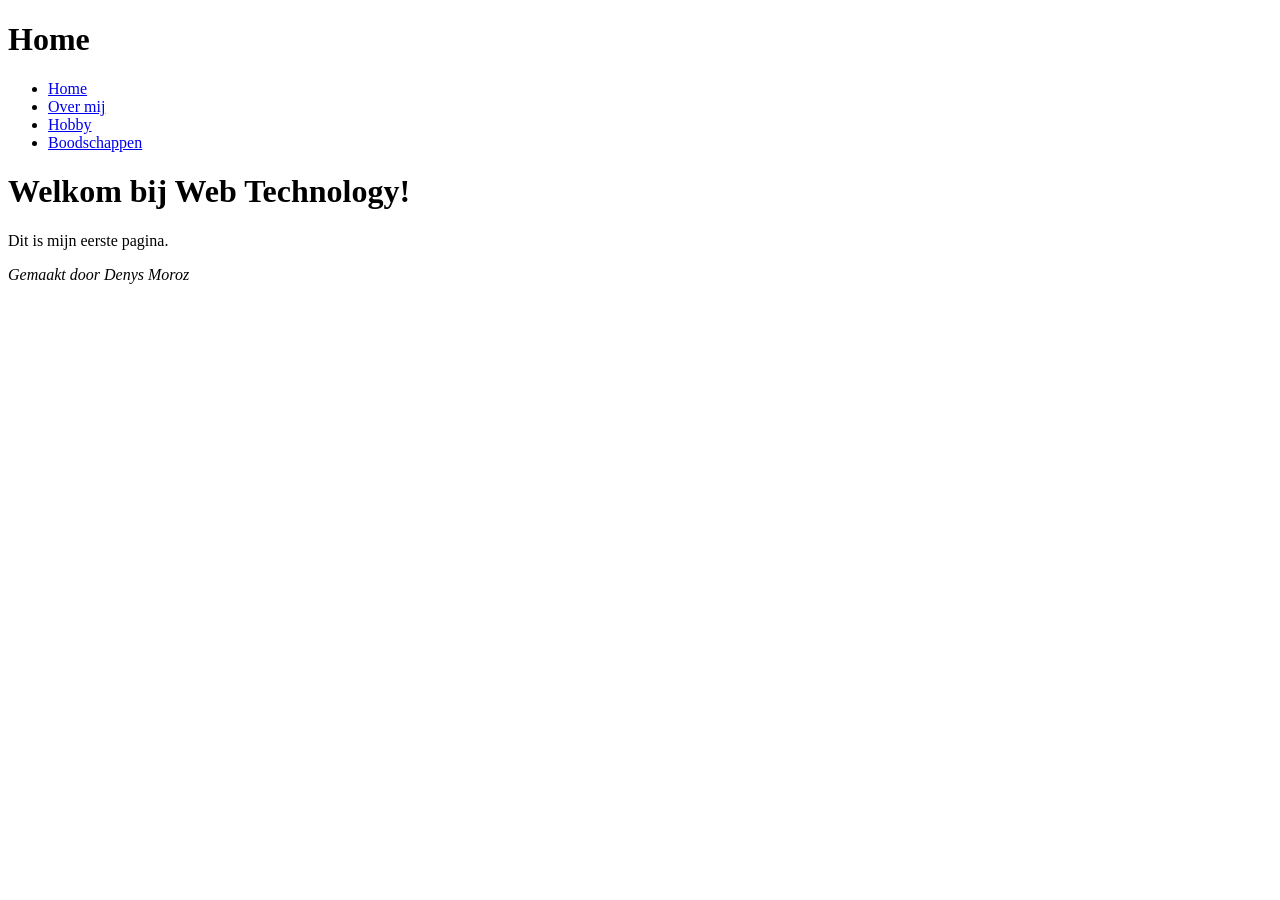
<file: labo-01/index.html>
<!DOCTYPE html>
<html lang="nl">
<head>
    <meta charset="UTF-8">
    <meta name="viewport" content="width=device-width, initial-scale=1.0">
    <title>Mijn eerste pagina</title>
</head>
<body>
    <header>
        <h1>Home</h1>
        <nav>
            <ul><li><a href="index.html">Home</a></li>
                <li><a href="over-mij.html">Over mij</a></li>
                <li><a href="hobby.html">Hobby</a></li>
                <li><a href="boodschappen.html">Boodschappen</a></li>
                
            </ul>
        </nav>
    </header>
    <h1>Welkom bij Web Technology!</h1>
    <p>Dit is mijn eerste pagina.</p>
    <footer>
        <p><em>Gemaakt door Denys Moroz</em></p>
       
    </footer>
        

    
</body>
</html>
</file>
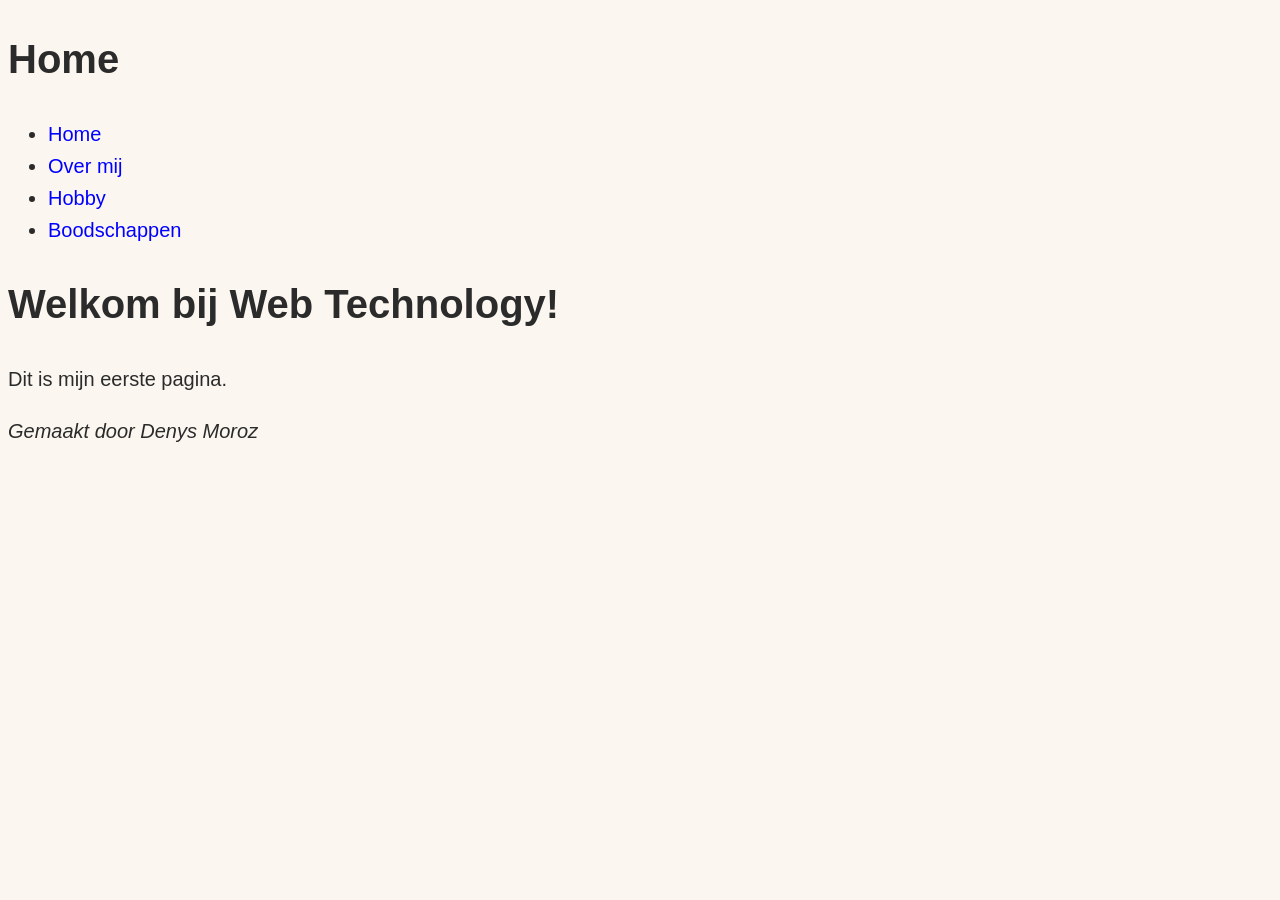
<file: site/index.html>
<!DOCTYPE html>
<html lang="nl">
<head>
    <meta charset="UTF-8">
    <meta name="viewport" content="width=device-width, initial-scale=1.0">
    <title>Mijn eerste pagina</title>
</head>
<link rel="stylesheet" href="css/stijl.css">
<body>
    <header>
        <h1>Home</h1>
        <nav>
            <ul><li><a href="index.html">Home</a></li>
                <li><a href="over-mij.html">Over mij</a></li>
                <li><a href="hobby.html">Hobby</a></li>
                <li><a href="boodschappen.html">Boodschappen</a></li>
                
            </ul>
        </nav>
    </header>
    <h1>Welkom bij Web Technology!</h1>
    <p>Dit is mijn eerste pagina.</p>
    <footer>
        <p><em>Gemaakt door Denys Moroz</em></p>
       
    </footer>
        

    
</body>
</html>
</file>
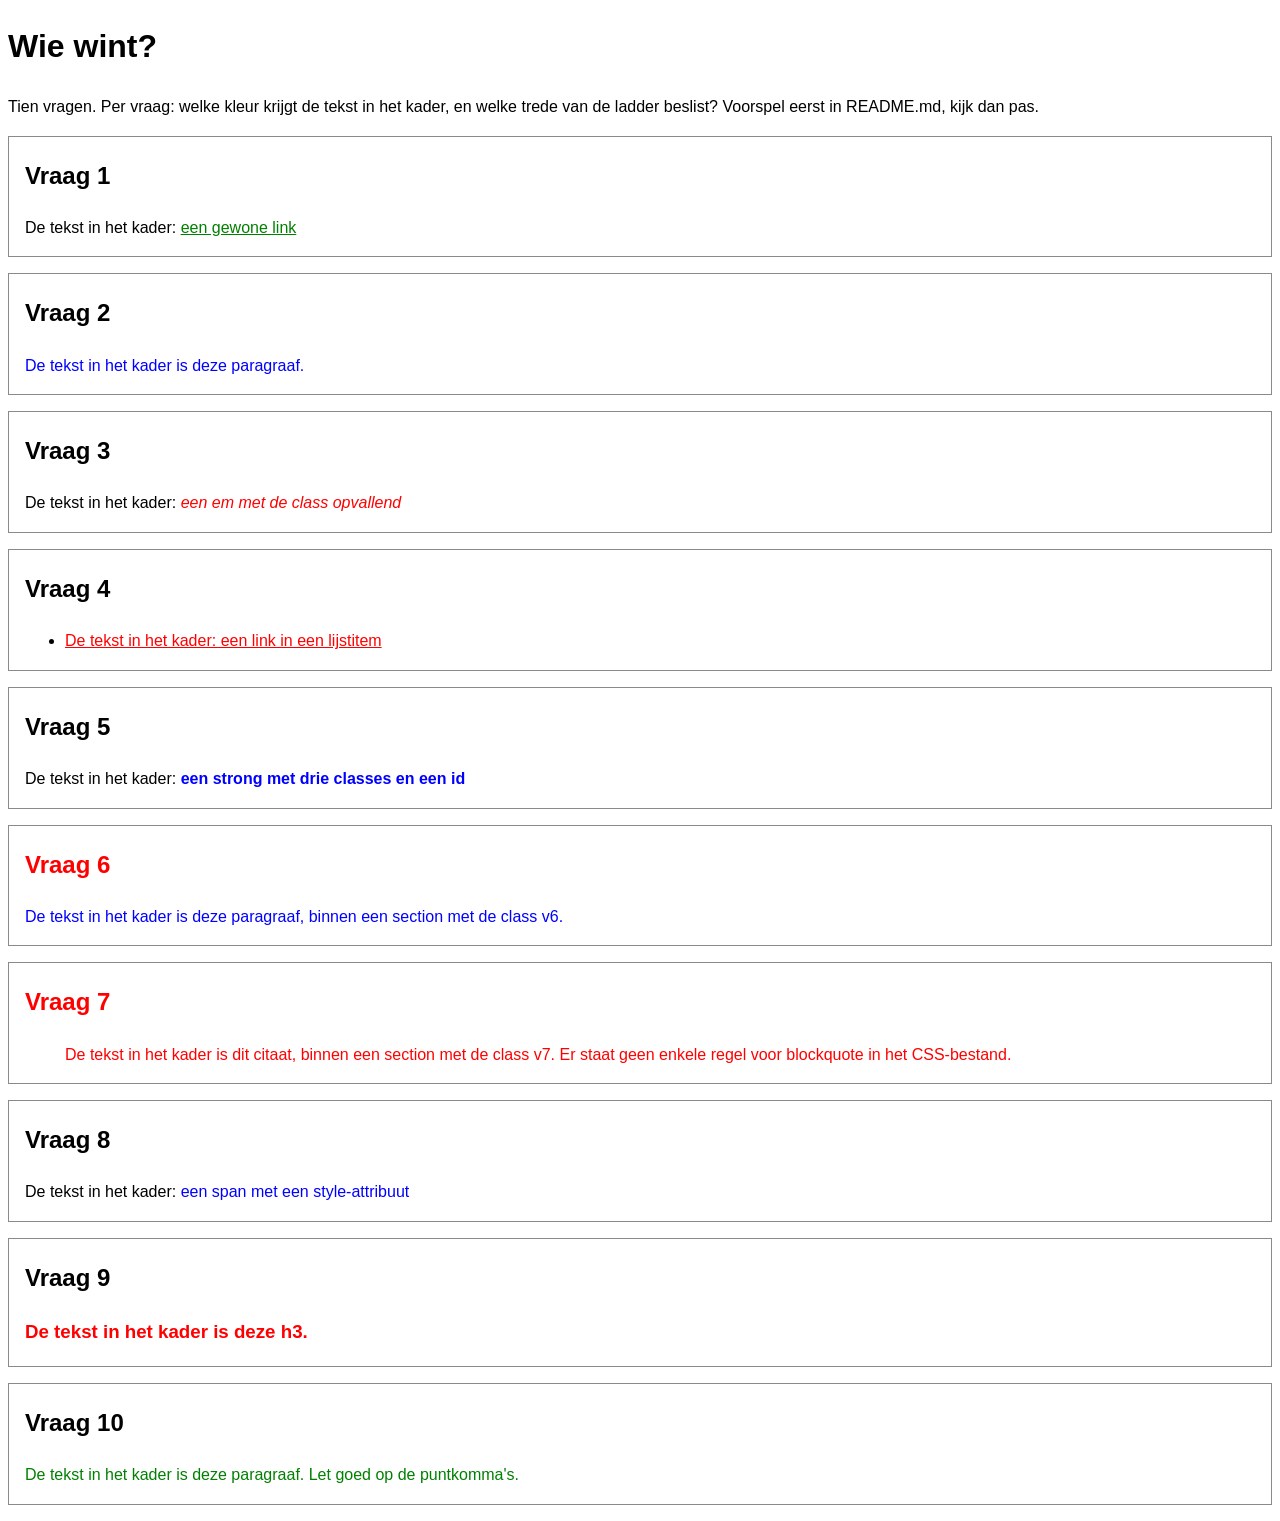
<file: labo-02/cascade/index.html>
<!-- index.html - oefening 3: voorspel, dan kijk. Wijzig dit bestand niet. -->
<!doctype html>
<html lang="nl">
  <head>
    <meta charset="utf-8">
    <meta name="viewport" content="width=device-width, initial-scale=1">
    <title>Wie wint? Tien vragen over de cascade</title>
    <link rel="stylesheet" href="css/stijl.css">
  </head>
  <body>
    <h1>Wie wint?</h1>
    <p>Tien vragen. Per vraag: welke kleur krijgt de tekst in het kader, en welke trede van de ladder beslist? Voorspel eerst in README.md, kijk dan pas.</p>

    <section class="vraag v1">
      <h2>Vraag 1</h2>
      <p>De tekst in het kader: <a href="#">een gewone link</a></p>
    </section>

    <section class="vraag v2">
      <h2>Vraag 2</h2>
      <p class="v2-tekst">De tekst in het kader is deze paragraaf.</p>
    </section>

    <section class="vraag v3">
      <h2>Vraag 3</h2>
      <p>De tekst in het kader: <em class="opvallend">een em met de class opvallend</em></p>
    </section>

    <section class="vraag v4">
      <h2>Vraag 4</h2>
      <ul>
        <li><a href="#">De tekst in het kader: een link in een lijstitem</a></li>
      </ul>
    </section>

    <section class="vraag v5">
      <h2>Vraag 5</h2>
      <p>De tekst in het kader: <strong class="een twee drie" id="v5-tekst">een strong met drie classes en een id</strong></p>
    </section>

    <section class="vraag v6">
      <h2>Vraag 6</h2>
      <p class="v6-tekst">De tekst in het kader is deze paragraaf, binnen een section met de class v6.</p>
    </section>

    <section class="vraag v7">
      <h2>Vraag 7</h2>
      <blockquote>De tekst in het kader is dit citaat, binnen een section met de class v7. Er staat geen enkele regel voor blockquote in het CSS-bestand.</blockquote>
    </section>

    <section class="vraag v8">
      <h2>Vraag 8</h2>
      <p>De tekst in het kader: <span class="v8-tekst" style="color: blue">een span met een style-attribuut</span></p>
    </section>

    <section class="vraag v9">
      <h2>Vraag 9</h2>
      <h3 class="v9-tekst">De tekst in het kader is deze h3.</h3>
    </section>

    <section class="vraag v10">
      <h2>Vraag 10</h2>
      <p class="v10-tekst">De tekst in het kader is deze paragraaf. Let goed op de puntkomma's.</p>
    </section>
  </body>
</html>
</file>
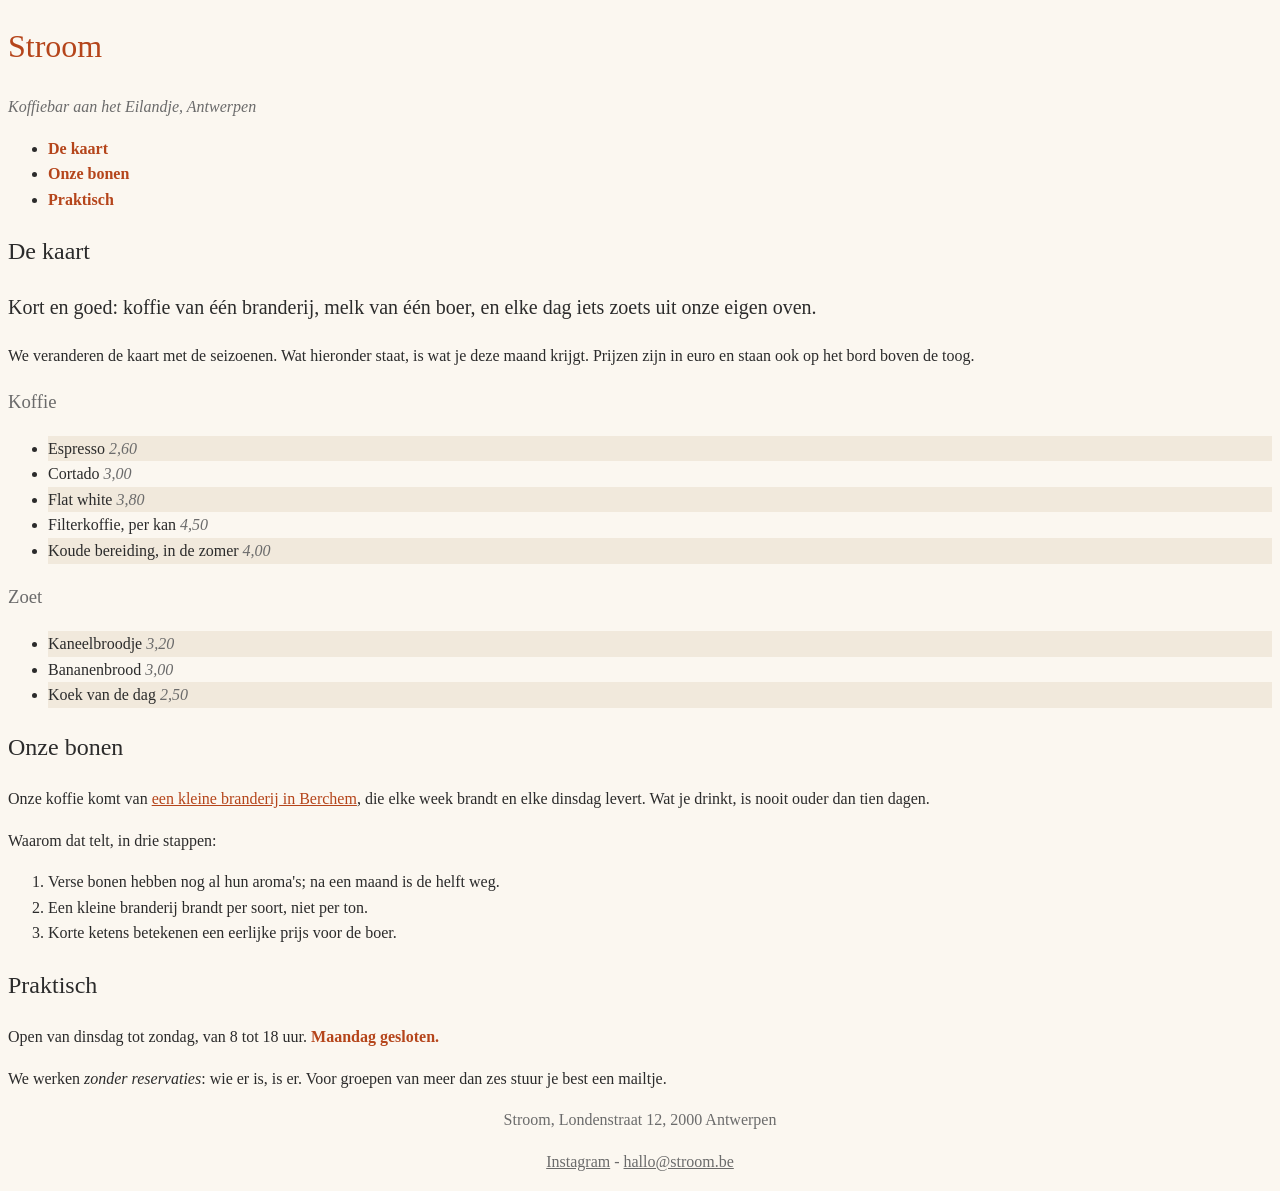
<file: labo-02/nabouw/index.html>
<!-- index.html - nabouw labo 2. Dit bestand mag je NIET wijzigen: geen class erbij, geen element verplaatst, geen style-attribuut. Jij schrijft css/stijl.css. -->
<!--
  Wat het screenshot niet kan tonen (hover en focus):
  - links in de navigatie: accentkleur, vet, geen onderstreping;
    bij hover en focus: inktkleur en onderstreept
  - links in main: accentkleur, onderstreept;
    bij hover en focus: papierkleur op een achtergrond in de accentkleur
  - links in de footer: gedempte kleur; bij hover en focus: accentkleur
-->
<!doctype html>
<html lang="nl">
  <head>
    <meta charset="utf-8">
    <meta name="viewport" content="width=device-width, initial-scale=1">
    <title>Stroom - koffiebar aan het Eilandje</title>
    <link rel="stylesheet" href="css/stijl.css">
  </head>
  <body>
    <header>
      <h1>Stroom</h1>
      <p class="slogan">Koffiebar aan het Eilandje, Antwerpen</p>
      <nav>
        <ul>
          <li><a href="#kaart">De kaart</a></li>
          <li><a href="#bonen">Onze bonen</a></li>
          <li><a href="#praktisch">Praktisch</a></li>
        </ul>
      </nav>
    </header>

    <main>
      <article>
        <h2 id="kaart">De kaart</h2>
        <p class="intro">Kort en goed: koffie van één branderij, melk van één boer, en elke dag iets zoets uit onze eigen oven.</p>
        <p>We veranderen de kaart met de seizoenen. Wat hieronder staat, is wat je deze maand krijgt. Prijzen zijn in euro en staan ook op het bord boven de toog.</p>

        <h3>Koffie</h3>
        <ul class="kaart">
          <li>Espresso <span class="prijs">2,60</span></li>
          <li>Cortado <span class="prijs">3,00</span></li>
          <li>Flat white <span class="prijs">3,80</span></li>
          <li>Filterkoffie, per kan <span class="prijs">4,50</span></li>
          <li>Koude bereiding, in de zomer <span class="prijs">4,00</span></li>
        </ul>

        <h3>Zoet</h3>
        <ul class="kaart">
          <li>Kaneelbroodje <span class="prijs">3,20</span></li>
          <li>Bananenbrood <span class="prijs">3,00</span></li>
          <li>Koek van de dag <span class="prijs">2,50</span></li>
        </ul>

        <h2 id="bonen">Onze bonen</h2>
        <p>Onze koffie komt van <a href="https://www.example.be">een kleine branderij in Berchem</a>, die elke week brandt en elke dinsdag levert. Wat je drinkt, is nooit ouder dan tien dagen.</p>
        <p>Waarom dat telt, in drie stappen:</p>
        <ol>
          <li>Verse bonen hebben nog al hun aroma's; na een maand is de helft weg.</li>
          <li>Een kleine branderij brandt per soort, niet per ton.</li>
          <li>Korte ketens betekenen een eerlijke prijs voor de boer.</li>
        </ol>

        <h2 id="praktisch">Praktisch</h2>
        <p>Open van dinsdag tot zondag, van 8 tot 18 uur. <strong>Maandag gesloten.</strong></p>
        <p>We werken <em>zonder reservaties</em>: wie er is, is er. Voor groepen van meer dan zes stuur je best een mailtje.</p>
      </article>
    </main>

    <footer>
      <p>Stroom, Londenstraat 12, 2000 Antwerpen</p>
      <p><a href="https://www.instagram.com">Instagram</a> - <a href="mailto:hallo@stroom.be">hallo@stroom.be</a></p>
    </footer>
  </body>
</html>
</file>
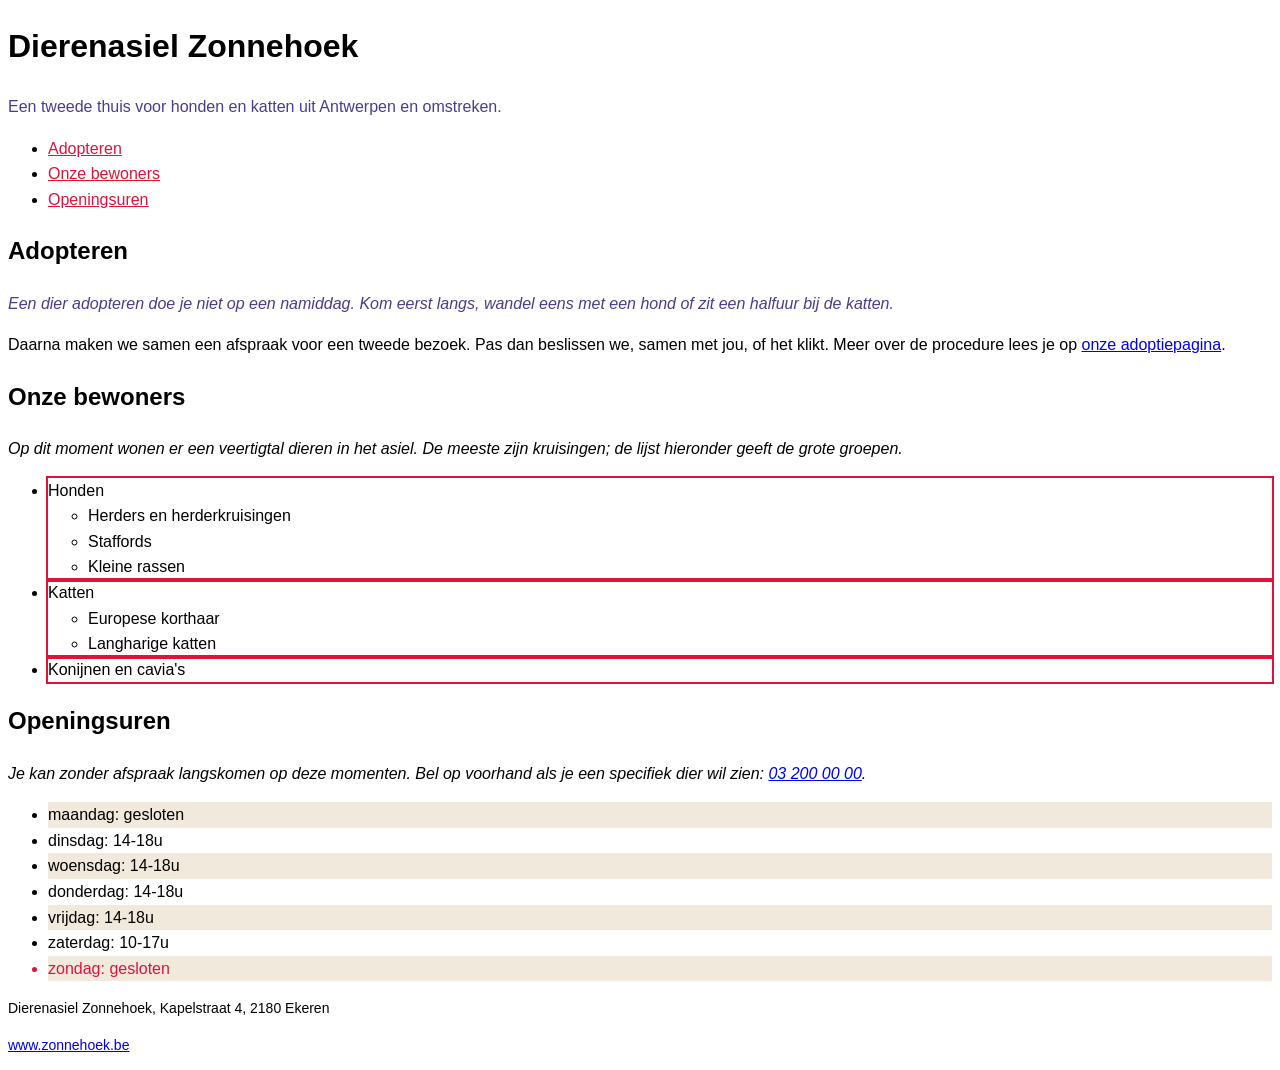
<file: labo-02/selectors/index.html>
<!-- index.html - oefening 2: selectors. Wijzig dit bestand niet; alles wat je nodig hebt, staat erin. -->
<!doctype html>
<html lang="nl">
  <head>
    <meta charset="utf-8">
    <meta name="viewport" content="width=device-width, initial-scale=1">
    <title>Dierenasiel Zonnehoek</title>
    <link rel="stylesheet" href="css/stijl.css">
  </head>
  <body>
    <header>
      <h1>Dierenasiel Zonnehoek</h1>
      <p class="slogan">Een tweede thuis voor honden en katten uit Antwerpen en omstreken.</p>
      <nav>
        <ul>
          <li><a href="#adopteren">Adopteren</a></li>
          <li><a href="#rassen">Onze bewoners</a></li>
          <li><a href="#uren">Openingsuren</a></li>
        </ul>
      </nav>
    </header>

    <main>
      <article>
        <h2 id="adopteren">Adopteren</h2>
        <p class="intro">Een dier adopteren doe je niet op een namiddag. Kom eerst langs, wandel eens met een hond of zit een halfuur bij de katten.</p>
        <p>Daarna maken we samen een afspraak voor een tweede bezoek. Pas dan beslissen we, samen met jou, of het klikt. Meer over de procedure lees je op <a href="https://www.zonnehoek.be/adoptie">onze adoptiepagina</a>.</p>

        <h2 id="rassen">Onze bewoners</h2>
        <p>Op dit moment wonen er een veertigtal dieren in het asiel. De meeste zijn kruisingen; de lijst hieronder geeft de grote groepen.</p>
        <ul class="rassen">
          <li>Honden
            <ul>
              <li>Herders en herderkruisingen</li>
              <li>Staffords</li>
              <li>Kleine rassen</li>
            </ul>
          </li>
          <li>Katten
            <ul>
              <li>Europese korthaar</li>
              <li>Langharige katten</li>
            </ul>
          </li>
          <li>Konijnen en cavia's</li>
        </ul>

        <h2 id="uren">Openingsuren</h2>
        <p>Je kan zonder afspraak langskomen op deze momenten. Bel op voorhand als je een specifiek dier wil zien: <a href="tel:+3232000000">03 200 00 00</a>.</p>
        <ul class="uren">
          <li>maandag: gesloten</li>
          <li>dinsdag: 14-18u</li>
          <li>woensdag: 14-18u</li>
          <li>donderdag: 14-18u</li>
          <li>vrijdag: 14-18u</li>
          <li>zaterdag: 10-17u</li>
          <li>zondag: gesloten</li>
        </ul>
      </article>
    </main>

    <footer>
      <p>Dierenasiel Zonnehoek, Kapelstraat 4, 2180 Ekeren</p>
      <p><a href="https://www.zonnehoek.be">www.zonnehoek.be</a></p>
    </footer>
  </body>
</html>
</file>
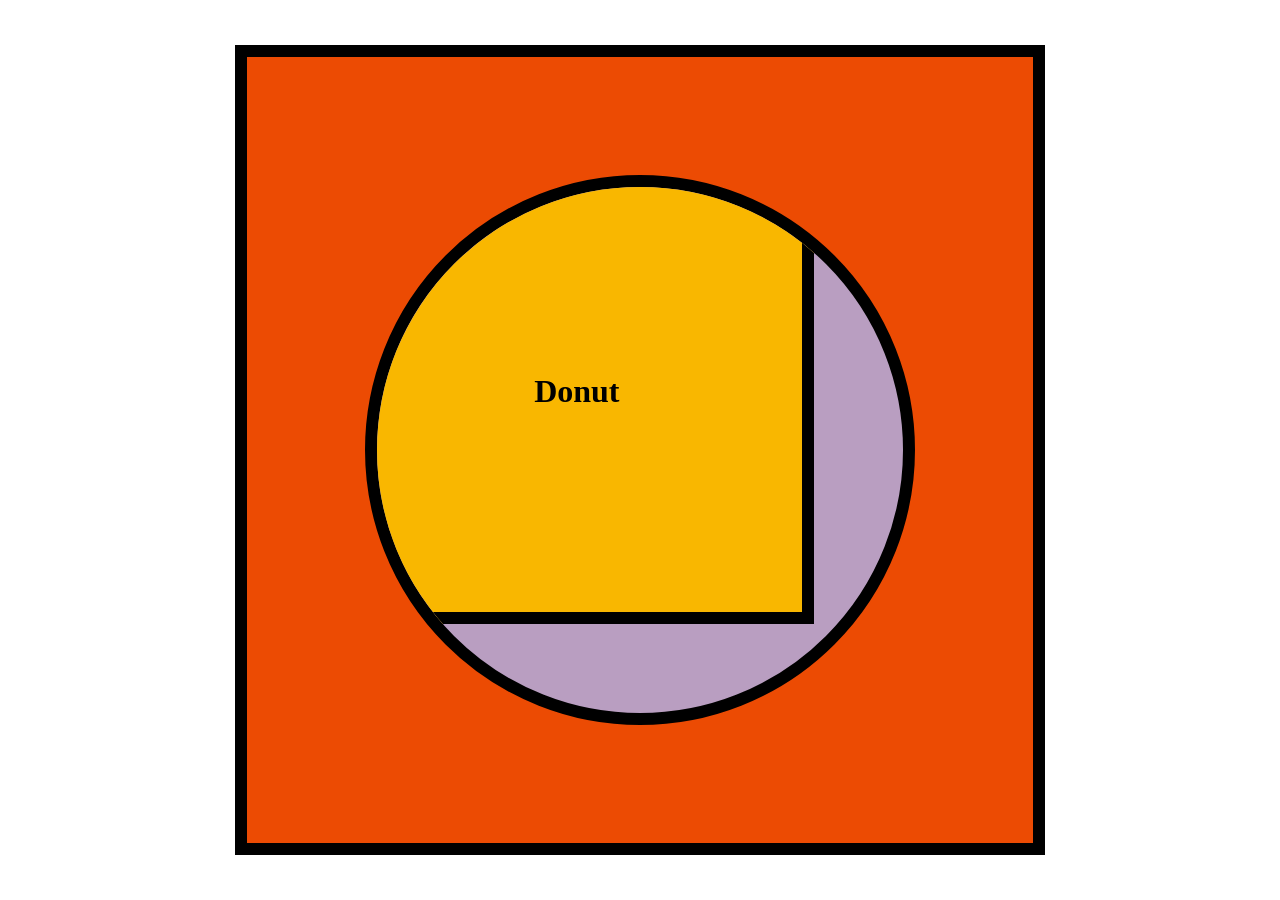
<file: labo-03/donut/index.html>
<!doctype html>
<html lang="en">
<head>
  <meta charset="utf-8">
  <meta name="viewport" content="width=device-width, initial-scale=1">
  <title>Labo 3 - Donut</title>
  <link rel="stylesheet" href="css/reset.css">
  <link rel="stylesheet" href="css/stijl.css">
</head>
<body>
  <!-- Do not change this file. Write your CSS in css/stijl.css. -->
  <main>
    <div>
      <h1>Donut</h1>
    </div>
  </main>
</body>
</html>
</file>
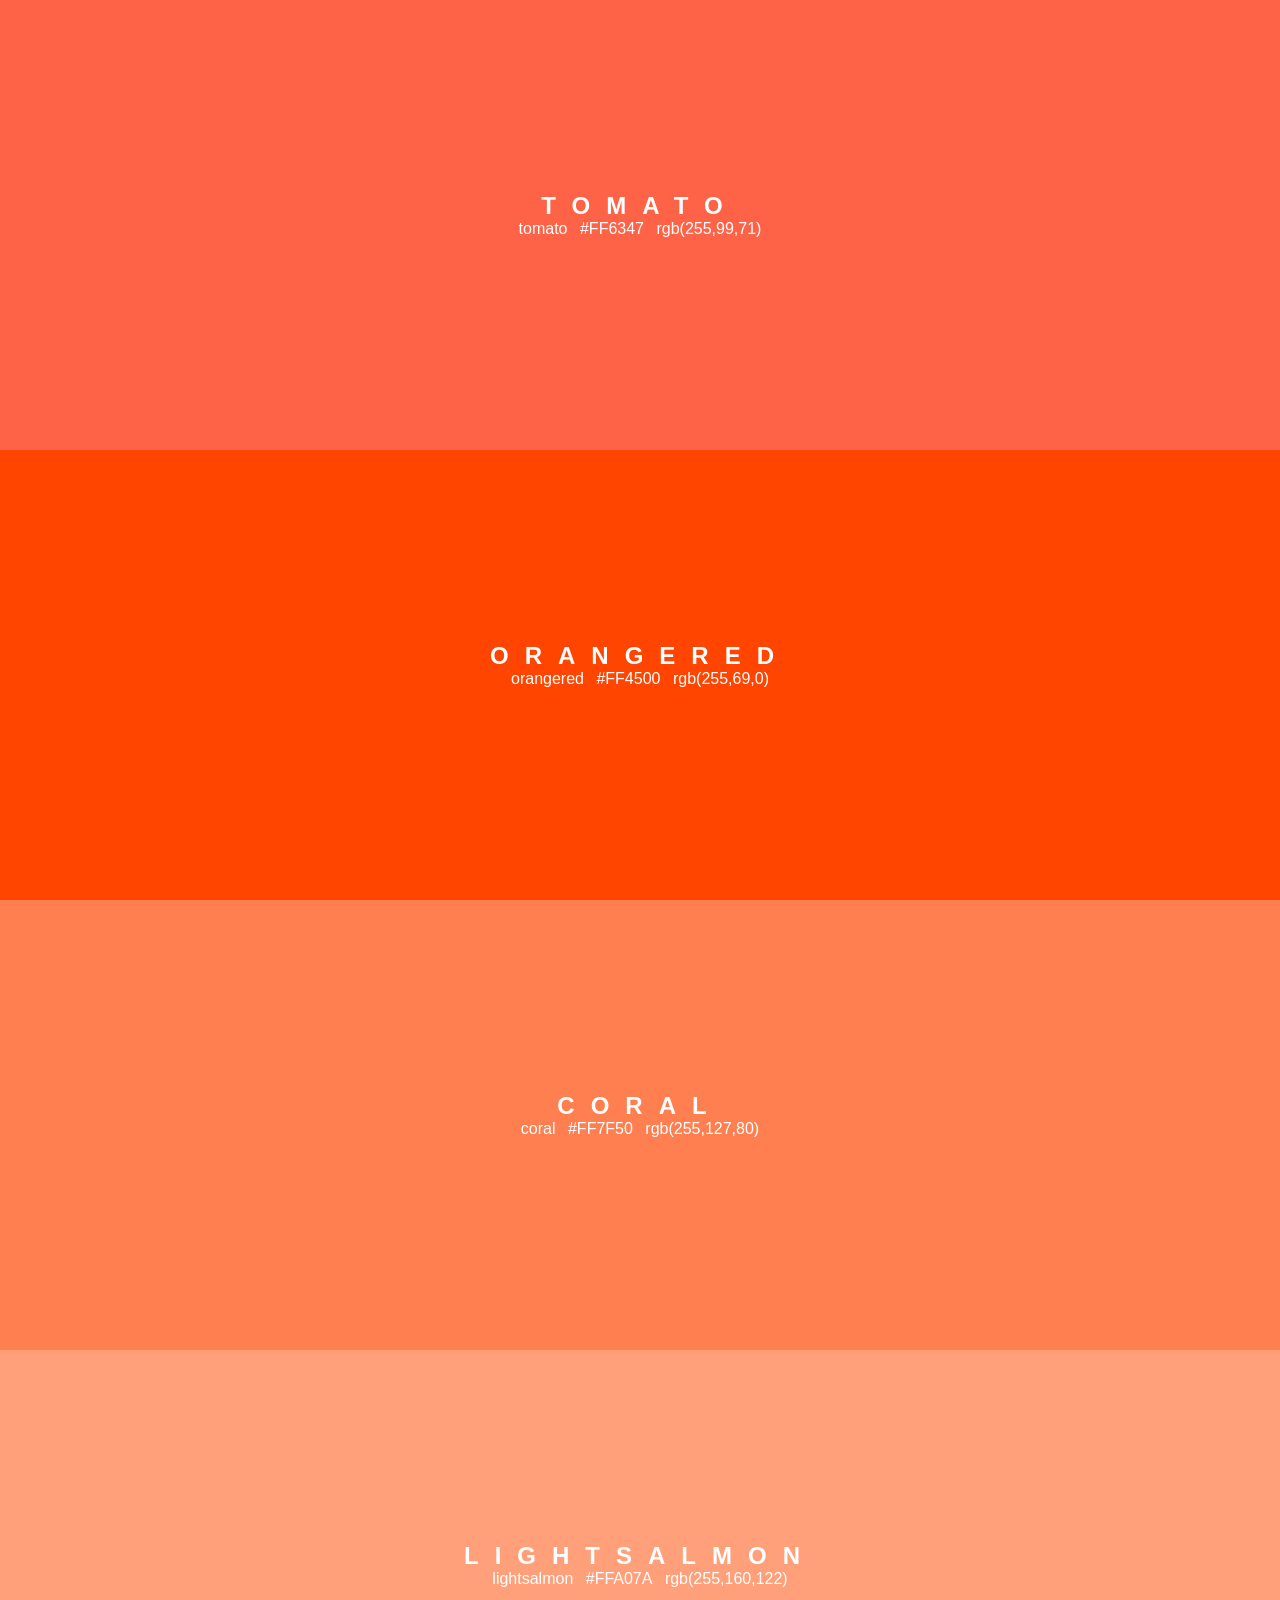
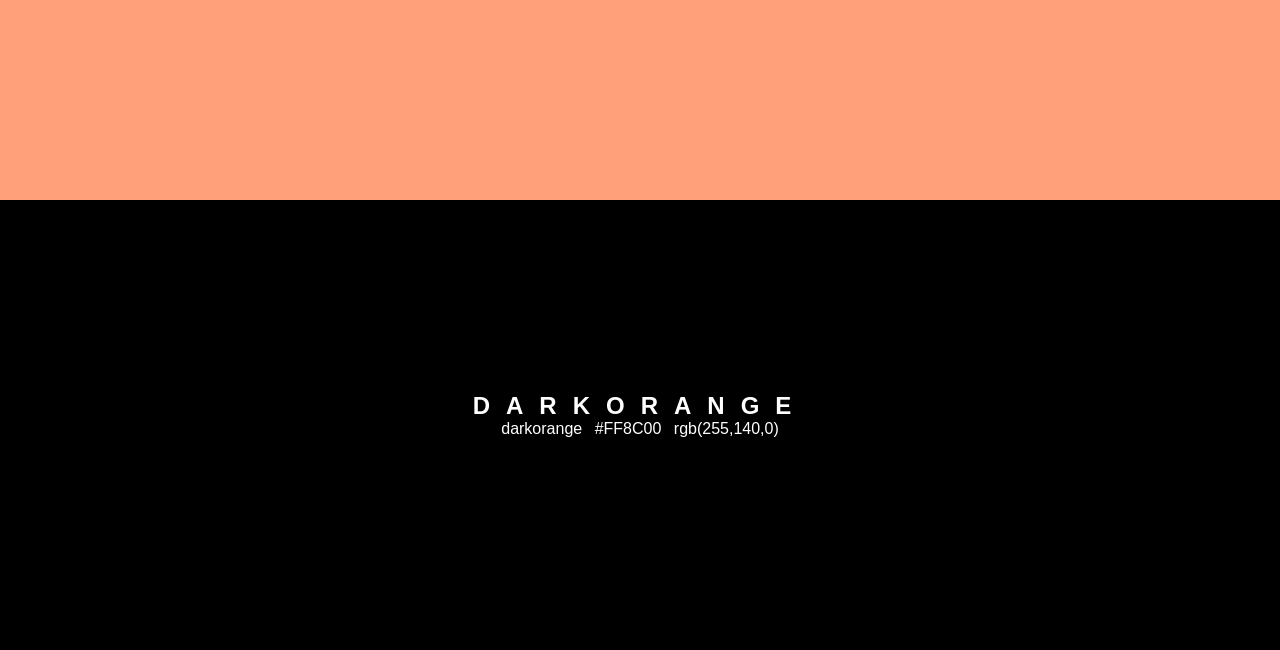
<file: labo-03/kleuren/index.html>
<!doctype html>
<html lang="en">
<head>
  <meta charset="utf-8">
  <meta name="viewport" content="width=device-width, initial-scale=1">
  <title>Labo 3 - Kleurenstalen</title>
  <link rel="stylesheet" href="css/reset.css">
  <link rel="stylesheet" href="css/stijl.css">
</head>
<body>
  <!-- Do not change this file. Write your CSS in css/stijl.css. -->
  <ul>
    <li class="tomato">
      <h2>TOMATO</h2>
      <p class="codes"><span>tomato</span> <span>#FF6347</span> <span>rgb(255,99,71)</span></p>
    </li>
    <li class="orangered">
      <h2>ORANGERED</h2>
      <p class="codes"><span>orangered</span> <span>#FF4500</span> <span>rgb(255,69,0)</span></p>
    </li>
    <li class="coral">
      <h2>CORAL</h2>
      <p class="codes"><span>coral</span> <span>#FF7F50</span> <span>rgb(255,127,80)</span></p>
    </li>
    <li class="lightsalmon">
      <h2>LIGHTSALMON</h2>
      <p class="codes"><span>lightsalmon</span> <span>#FFA07A</span> <span>rgb(255,160,122)</span></p>
    </li>
    <li class="darkorange">
      <h2>DARKORANGE</h2>
      <p class="codes"><span>darkorange</span> <span>#FF8C00</span> <span>rgb(255,140,0)</span></p>
    </li>
  </ul>
</body>
</html>
</file>
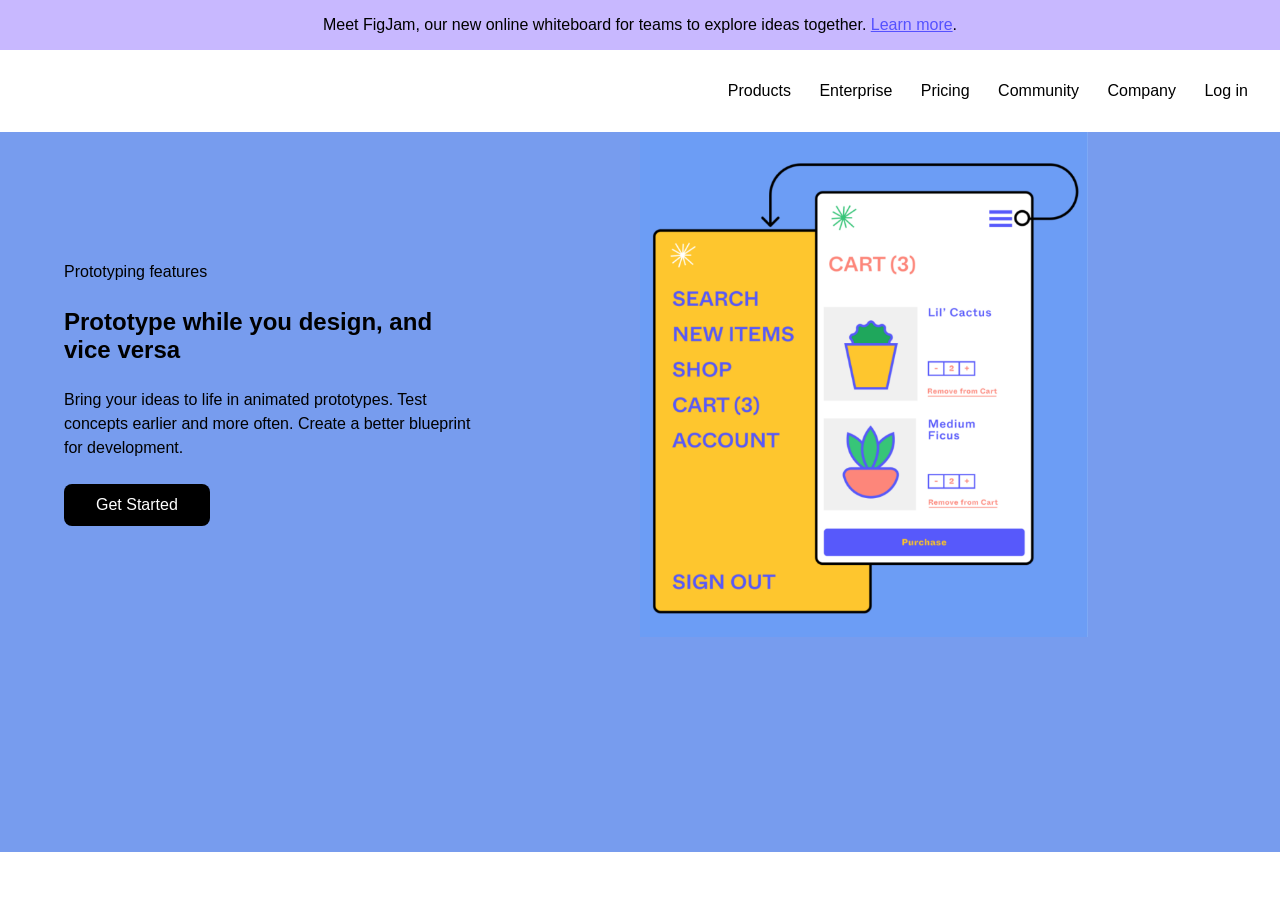
<file: labo-03/landing/index.html>
<!doctype html>
<html lang="en">
<head>
  <meta charset="utf-8">
  <meta name="viewport" content="width=device-width, initial-scale=1">
  <title>Labo 3 - Landingspagina</title>
  <link rel="stylesheet" href="css/reset.css">
  <link rel="stylesheet" href="css/stijl.css">
</head>
<body>
  <!-- Do not change this file. Write your CSS in css/stijl.css.
       Not visible in the screenshot: on :hover and :focus the links in the
       banner and in the navigation get an underline, and the button turns
       dark grey (#333333) instead of black. -->
  <div class="banner">
    <p>Meet FigJam, our new online whiteboard for teams to explore ideas together. <a href="#">Learn more</a>.</p>
  </div>
  <header>
    <nav>
      <ul>
        <li><a href="#">Products</a></li>
        <li><a href="#">Enterprise</a></li>
        <li><a href="#">Pricing</a></li>
        <li><a href="#">Community</a></li>
        <li><a href="#">Company</a></li>
        <li><a href="#">Log in</a></li>
      </ul>
    </nav>
  </header>
  <main>
    <article>
      <p class="bovenkop">Prototyping features</p>
      <h1>Prototype while you design, and vice versa</h1>
      <p>Bring your ideas to life in animated prototypes. Test concepts earlier and more often. Create a better blueprint for development.</p>
      <a href="#" class="knop">Get Started</a>
    </article><!-- no whitespace between these two tags: see syllabus 3.7 --><div class="afbeelding">
      <img src="afbeeldingen/prototype.png" alt="Prototype of a plant shop: a yellow menu panel next to a white cart screen">
    </div>
  </main>
</body>
</html>
</file>
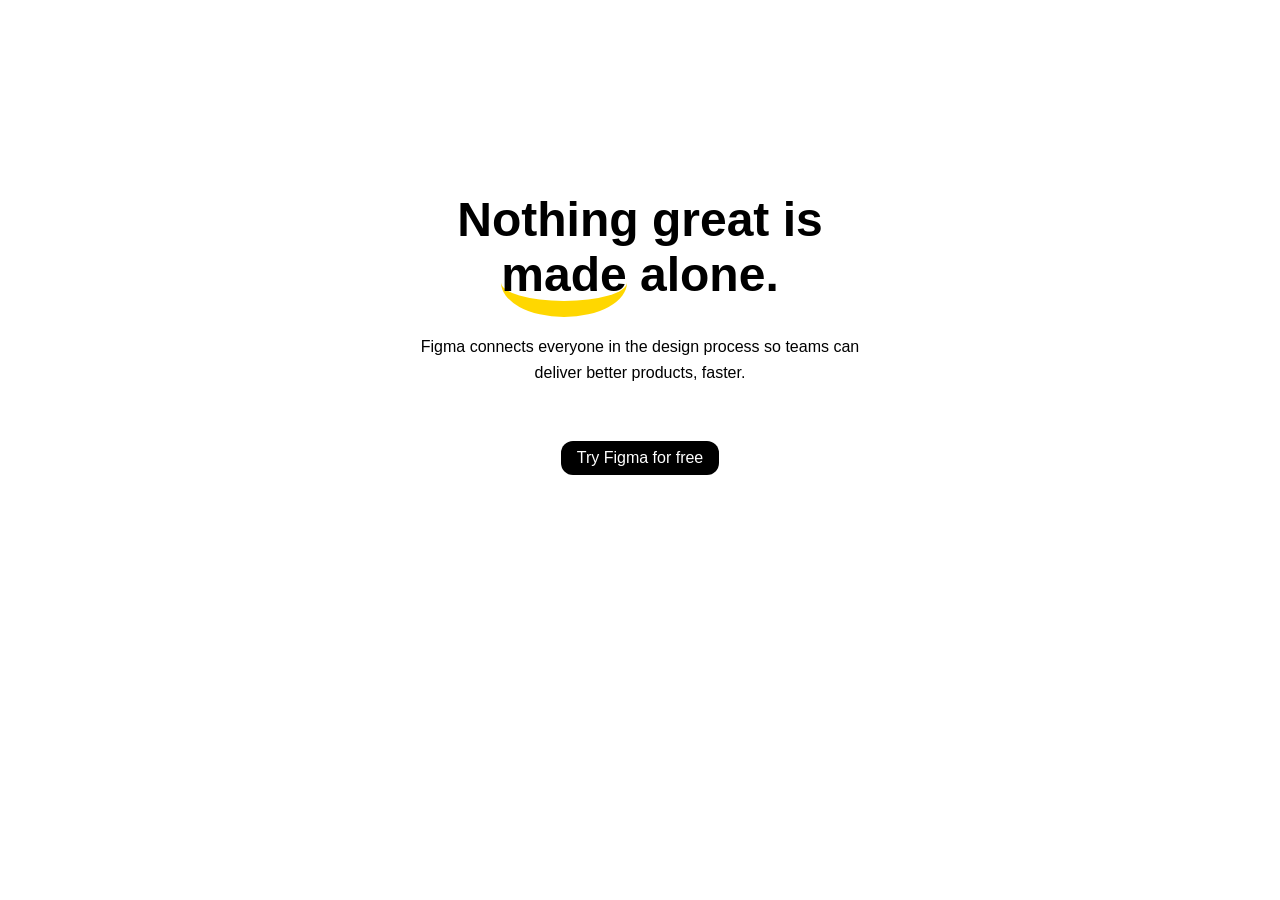
<file: labo-03/slogan/index.html>
<!doctype html>
<html lang="en">
<head>
  <meta charset="utf-8">
  <meta name="viewport" content="width=device-width, initial-scale=1">
  <title>Labo 3 - Slogan</title>
  <link rel="stylesheet" href="css/reset.css">
  <link rel="stylesheet" href="css/stijl.css">
</head>
<body>
  <!-- Do not change this file. Write your CSS in css/stijl.css.
       Not visible in the screenshot: on :hover and :focus the button turns
       dark grey (#333333) instead of black. -->
  <h2>Nothing great is <span>made</span> alone.</h2>
  <p>Figma connects everyone in the design process so teams can deliver better products, faster.</p>
  <a href="https://www.figma.com">Try Figma for free</a>
</body>
</html>
</file>
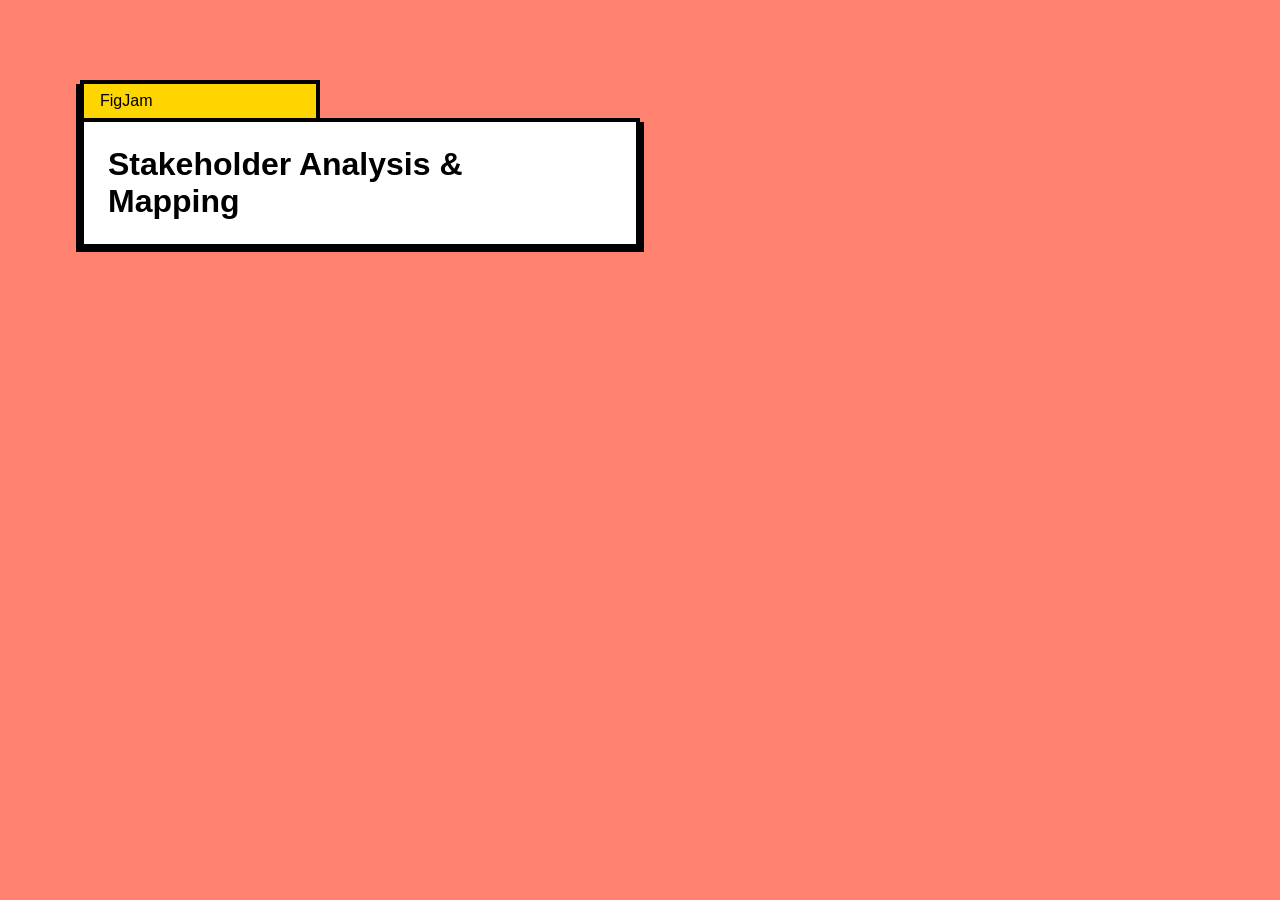
<file: labo-03/tabblad/index.html>
<!doctype html>
<html lang="en">
<head>
  <meta charset="utf-8">
  <meta name="viewport" content="width=device-width, initial-scale=1">
  <title>Labo 3 - Tabblad</title>
  <link rel="stylesheet" href="css/reset.css">
  <link rel="stylesheet" href="css/stijl.css">
</head>
<body>
  <!-- Do not change this file. Write your CSS in css/stijl.css. -->
  <h1>FigJam</h1>
  <h2>Stakeholder Analysis &amp; Mapping</h2>
</body>
</html>
</file>
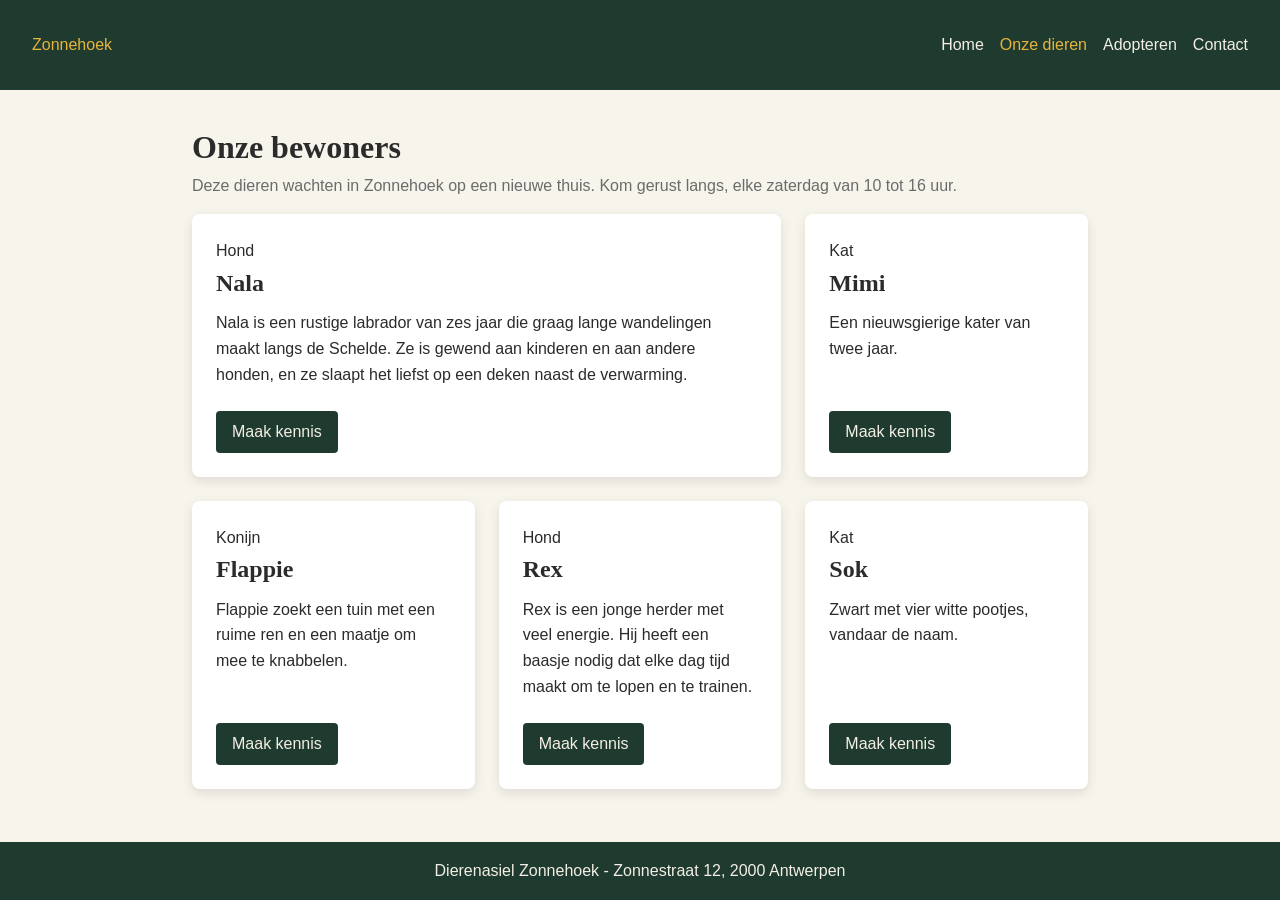
<file: labo-04/dierenasiel/index.html>
<!doctype html>
<html lang="nl">
<head>
  <meta charset="utf-8">
  <meta name="viewport" content="width=device-width, initial-scale=1">
  <title>Labo 4 - Dierenasiel Zonnehoek</title>
  <link rel="stylesheet" href="css/reset.css">
  <link rel="stylesheet" href="css/stijl.css">
</head>
<body>
  <!-- Do not change this file. Write your CSS in css/stijl.css.
       Not visible in the screenshot: on :hover and :focus the links in the
       navigation get an underline, and a button turns dark (#2b2b2b). -->
  <header>
    <a class="logo" href="index.html">Zonnehoek</a>
    <nav>
      <ul>
        <li><a href="index.html">Home</a></li>
        <li><a href="dieren.html" class="actief">Onze dieren</a></li>
        <li><a href="adopteren.html">Adopteren</a></li>
        <li><a href="contact.html">Contact</a></li>
      </ul>
    </nav>
  </header>
  <main>
    <h1>Onze bewoners</h1>
    <p class="intro">Deze dieren wachten in Zonnehoek op een nieuwe thuis. Kom gerust langs, elke zaterdag van 10 tot 16 uur.</p>
    <ul class="kaarten">
      <li class="kaart uitgelicht">
        <p class="soort">Hond</p>
        <h2>Nala</h2>
        <p class="beschrijving">Nala is een rustige labrador van zes jaar die graag lange wandelingen maakt langs de Schelde. Ze is gewend aan kinderen en aan andere honden, en ze slaapt het liefst op een deken naast de verwarming.</p>
        <a class="knop" href="#">Maak kennis</a>
      </li>
      <li class="kaart">
        <p class="soort">Kat</p>
        <h2>Mimi</h2>
        <p class="beschrijving">Een nieuwsgierige kater van twee jaar.</p>
        <a class="knop" href="#">Maak kennis</a>
      </li>
      <li class="kaart">
        <p class="soort">Konijn</p>
        <h2>Flappie</h2>
        <p class="beschrijving">Flappie zoekt een tuin met een ruime ren en een maatje om mee te knabbelen.</p>
        <a class="knop" href="#">Maak kennis</a>
      </li>
      <li class="kaart">
        <p class="soort">Hond</p>
        <h2>Rex</h2>
        <p class="beschrijving">Rex is een jonge herder met veel energie. Hij heeft een baasje nodig dat elke dag tijd maakt om te lopen en te trainen.</p>
        <a class="knop" href="#">Maak kennis</a>
      </li>
      <li class="kaart">
        <p class="soort">Kat</p>
        <h2>Sok</h2>
        <p class="beschrijving">Zwart met vier witte pootjes, vandaar de naam.</p>
        <a class="knop" href="#">Maak kennis</a>
      </li>
    </ul>
  </main>
  <footer>
    <p>Dierenasiel Zonnehoek - Zonnestraat 12, 2000 Antwerpen</p>
  </footer>
</body>
</html>
</file>
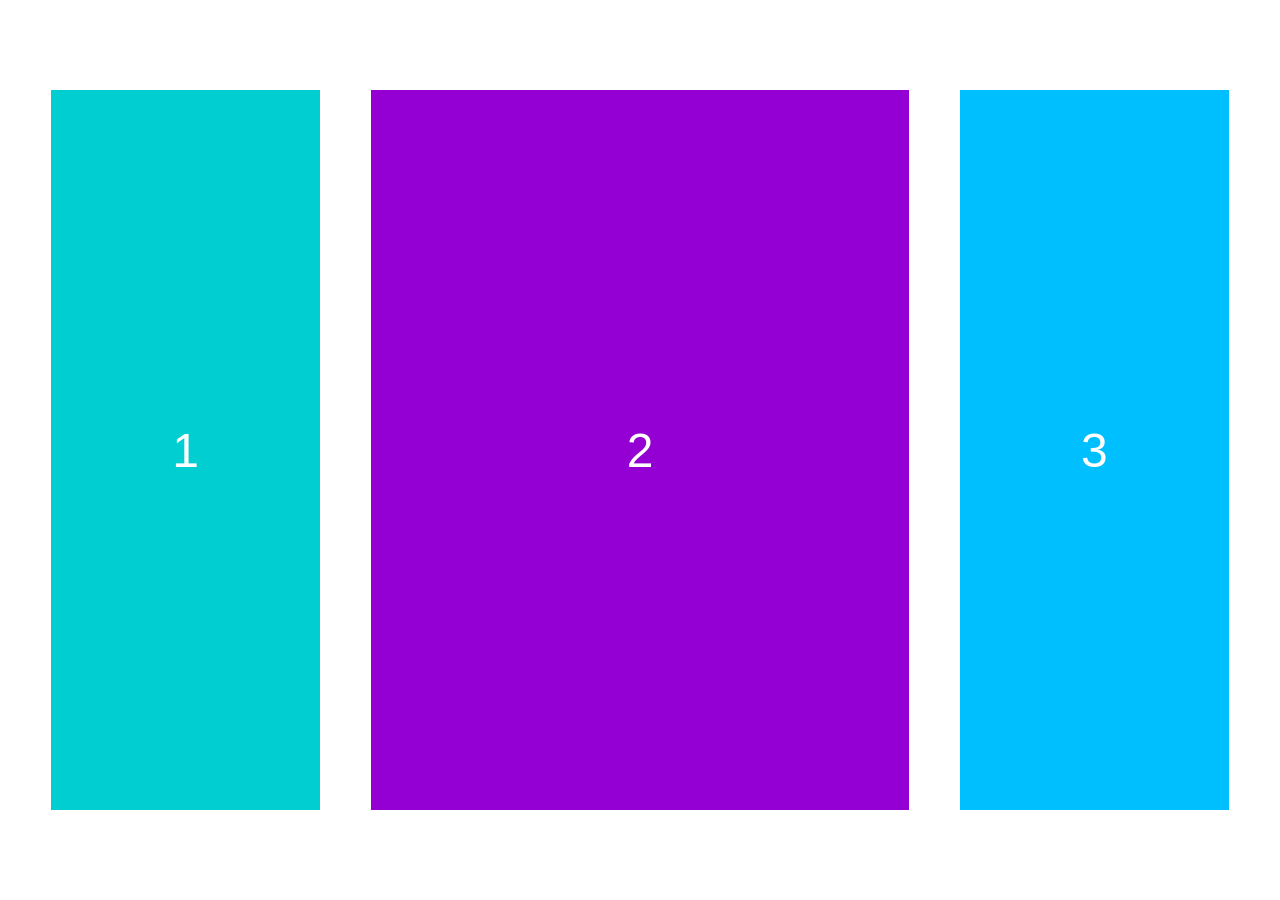
<file: labo-04/kolommen/index.html>
<!doctype html>
<html lang="nl">
<head>
  <meta charset="utf-8">
  <meta name="viewport" content="width=device-width, initial-scale=1">
  <title>Labo 4 - Drie kolommen</title>
  <link rel="stylesheet" href="css/reset.css">
  <link rel="stylesheet" href="css/stijl.css">
</head>
<body>
  <!-- Do not change this file. Write your CSS in css/stijl.css. -->
  <main>
    <div>1</div>
    <div>2</div>
    <div>3</div>
  </main>
</body>
</html>
</file>
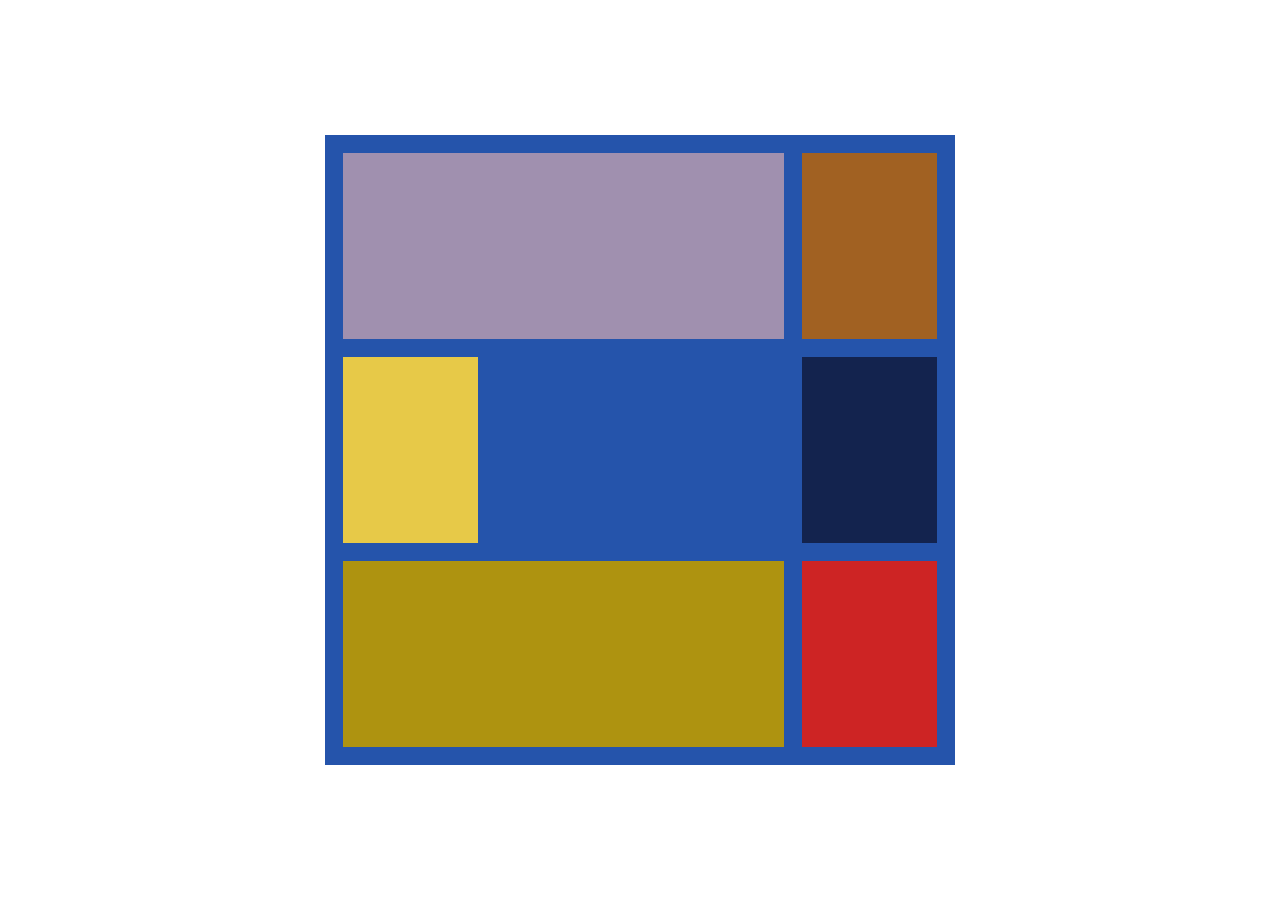
<file: labo-04/mondriaan/index.html>
<!doctype html>
<html lang="nl">
<head>
  <meta charset="utf-8">
  <meta name="viewport" content="width=device-width, initial-scale=1">
  <title>Labo 4 - Mondriaan</title>
  <link rel="stylesheet" href="css/reset.css">
  <link rel="stylesheet" href="css/stijl.css">
</head>
<body>
  <!-- Do not change this file. Write your CSS in css/stijl.css. -->
  <main class="schilderij">
    <div class="lila"></div>
    <div class="bruin"></div>
    <div class="geel"></div>
    <div class="marine"></div>
    <div class="olijf"></div>
    <div class="rood"></div>
  </main>
</body>
</html>
</file>
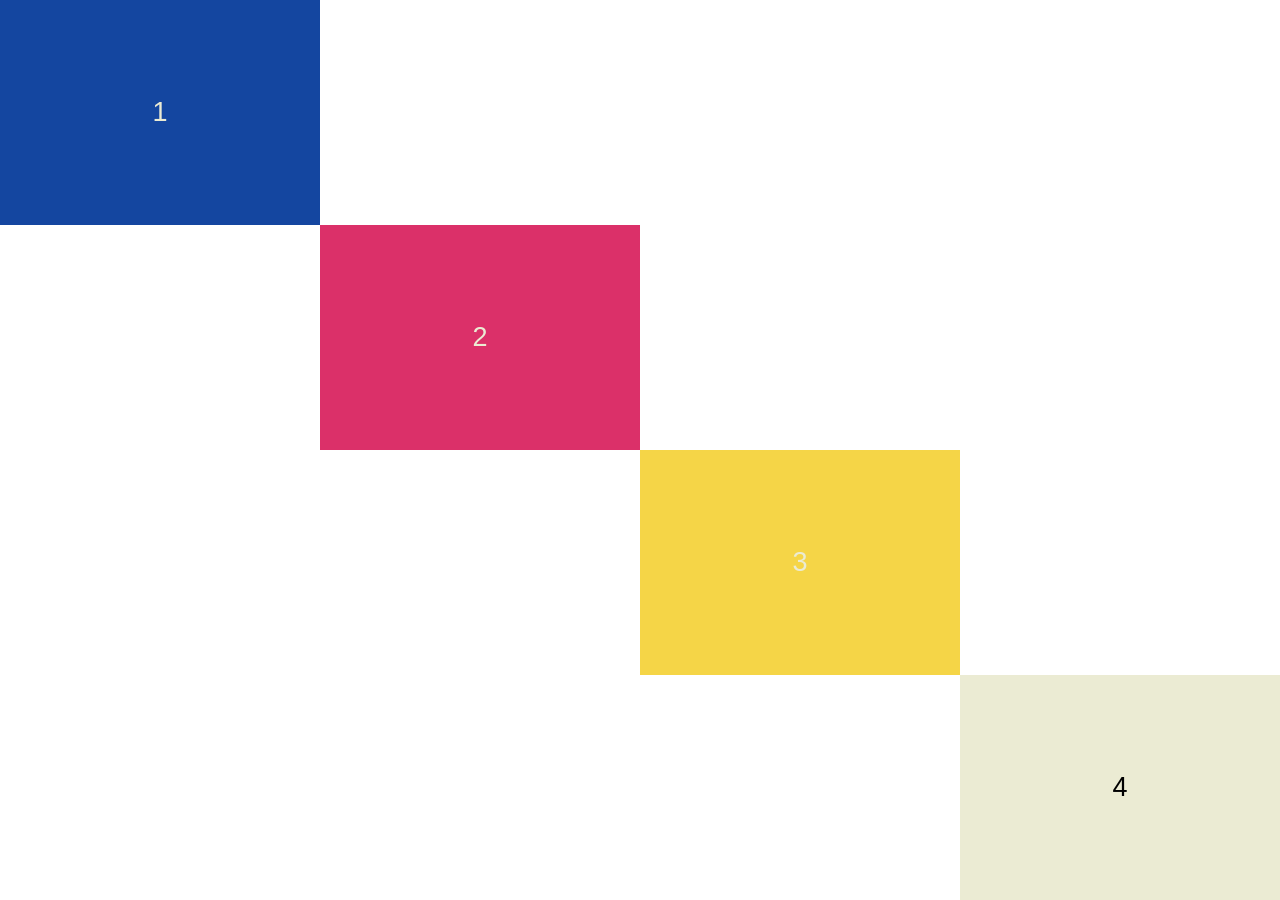
<file: labo-04/trap/index.html>
<!doctype html>
<html lang="nl">
<head>
  <meta charset="utf-8">
  <meta name="viewport" content="width=device-width, initial-scale=1">
  <title>Labo 4 - Trap</title>
  <link rel="stylesheet" href="css/reset.css">
  <link rel="stylesheet" href="css/stijl.css">
</head>
<body>
  <!-- Do not change this file. Write your CSS in css/stijl.css. -->
  <main class="trap">
    <div class="trede">1</div>
    <div class="trede">2</div>
    <div class="trede">3</div>
    <div class="trede">4</div>
  </main>
</body>
</html>
</file>
<file: site/css/stijl.css>
:root {
    --kleur-achtergrond: #fbf7f0;    
    --kleur-tekst: #2b2b2b;
    --kleur-cyan: #00FFFF;
    --kleur-accent: #b5451b;
    --font-tekst: Verdana, sans-serif;
    --maat-basis: 1.25rem;
}

body {
    background-color: var(--kleur-achtergrond);
    color: var(--kleur-tekst);
    font-family: var(--font-tekst);
    font-size: var(--maat-basis);
    line-height: 1.6;
}

nav a {
    color: blue;
    text-decoration: none;
}

 nav a:hover,
 nav a:focus {
    color: var(--kleur-accent);
    text-decoration: underline;
}
</file>
<file: labo-02/cascade/css/stijl.css>
/* stijl.css - oefening 3: voorspel, dan kijk. Wijzig dit bestand niet. */

/* Opmaak van de pagina zelf; doet niet mee in de vragen. */
body {
  font-family: Verdana, sans-serif;
  line-height: 1.6;
}

.vraag {
  border: 1px solid #8a8a89;
  padding: 0 1rem;
  margin-bottom: 1rem;
}

/* ---- vraag 1 ---- */
a {
  color: green;
}

/* ---- vraag 2 ---- */
.v2-tekst {
  color: red;
}

.v2-tekst {
  color: blue;
}

/* ---- vraag 3 ---- */
.opvallend {
  color: red;
}

em {
  color: blue;
}

/* ---- vraag 4 ---- */
.v4 > a {
  color: green;
}

.v4 a {
  color: red;
}

/* ---- vraag 5 ---- */
.een.twee.drie {
  color: red;
}

#v5-tekst {
  color: blue;
}

/* ---- vraag 6 ---- */
.v6 {
  color: red;
}

.v6-tekst {
  color: blue;
}

/* ---- vraag 7 ---- */
.v7 {
  color: red;
}

/* ---- vraag 8 ---- */
.v8-tekst {
  color: red;
}

/* ---- vraag 9 ---- */
h3 {
  color: red !important;
}

.v9-tekst {
  color: blue;
}

/* ---- vraag 10 ---- */
.v10-tekst {
  color: green;
  font-size: 1.5rem
  color: blue;
}
</file>
<file: labo-02/nabouw/css/stijl.css>
:root{
    --papier:#fbf7f0;
    --inkt: #2b2b2b;
    --gedempt: #6b6b6b;
    --accent: #b5451b;
    --zebra: #f1e9dc;
    --tekst: Verdana;
    --koppen: Georgia;
    --regelhoogte: 1.6;

}

body {
    background-color: var(--papier);
    color: var(--inkt);
    font-size: 1rem;
    font-family: var(--tekst);
    line-height: var(--regelhoogte);
}

nav a {
    color: var(--accent);
    font-weight:bold;
    text-decoration: none;

}
header > p{
    color: var(--gedempt);
    font-style: italic;


}

h1,h2,h3,h4,h5,h6{
    font-family: var(--koppen);
    font-weight:normal;
}

h1{
    color: var(--accent);
}
.intro{
    font-size: 1.25rem;
}

h3{
    color: var(--gedempt);
}

article ul li:nth-child(odd){
    background-color: var(--zebra);
}

article ul .prijs{
    color: var(--gedempt);
    font-style: italic;
}

main a {
    color: var(--accent);
    text-decoration: underline;
}

h2 + p strong{
    color: var(--accent);
}

footer {
    text-align: center;
    color: var(--gedempt);
}

footer a {
    color: var(--gedempt);
}

footer a:hover,
footer a:focus {
    color: var(--accent);
}

main a:focus,
main a:hover{
    color: var(--papier);
    background-color: var(--accent);
}
</file>
<file: labo-02/selectors/css/stijl.css>
/* stijl.css - oefening 2: selectors schrijven en lezen */

/* Schrijf onder elke opdracht de regel met de selector die precies die
   elementen raakt. Gebruik de declaratie die erbij staat, zodat je in de
   browser meteen ziet wat je raakte. Voeg niets toe aan index.html. */

body {
  font-family: Verdana, sans-serif;
  line-height: 1.6;
}

/* 1. alle links in de navigatie -> color: crimson; */
nav a {
      color: crimson;
}



/* 2. alleen de paragrafen in de footer -> font-size: 0.875rem; */
footer p {
      font-size: 0.875rem;
}


/* 3. alleen de lijstitems van het BUITENSTE niveau in de lijst met de class
      rassen (dus niet de items van de binnenlijsten) -> outline: 2px solid crimson;
      (outline tekent een kader rond precies het element dat je raakte; de
      property zelf komt in hoofdstuk 3) */
.rassen > li {
      outline: 2px solid crimson;
} 

/* 4. de paragraaf die onmiddellijk na elke h2 komt -> font-style: italic; */
h2 + p {
      font-style: italic;
}

/* 5. elk oneven item in de lijst met openingsuren -> background-color: #f1e9dc; */
.uren li:nth-child(odd) {
      background-color: #f1e9dc;
}

/* 6. het laatste item in de lijst met openingsuren -> color: crimson; */

.uren li:last-child {
      color: crimson;
}
/* 7. de slogan en de intro tegelijk, in één regel -> color: darkslateblue; */
.slogan, .intro {
      color: darkslateblue;
}

/* 8. elke link in main wanneer de muis erover gaat OF wanneer ze focus heeft
      -> background-color: yellow; */
main a:hover,
main a:focus {
      background-color: yellow;
}


/* ---- Lezen: welke elementen raken deze vijf selectors? Schrijf het antwoord
   in één zin per selector in README.md. Verander hier niets. ---- */

/* a. header nav ul li a */
/* b. article > p */
/* c. .uren li:nth-child(3) */
/* d. h2 ~ p */
/* e. .rassen li:first-child */
</file>
<file: labo-03/donut/css/stijl.css>
/* stijl.css - labo 3, donut (reset.css is linked before this file) */

/* === tokens === */
:root {
--oranje: #ec4b03;
--paars: #b99ec1;
--geel: #f9b700;

}
/* === your rules === */

main {
    background-color: var(--oranje);
    margin: 5vh auto;
    height: 90vh;
    width: 90vh;
    border: 0.75rem solid black ;
}

main > div {
    width: 70%;
    height: 70%;
    margin: 15%;
    background-color: var(--paars);
    border-radius:50%;
    border: 0.75rem black solid;
    overflow: hidden;
}

div > h1{
    background-color: var(--geel);
    width: 90%;
    height: 90%;
    margin: -7% 0 0 -7%;
    text-align: center;
    font-family: Georgia, 'Times New Roman', Times, serif;
    border: 0.75rem black solid;
    padding-top: 40%;
    font-weight: bold;
     
}
</file>
<file: labo-03/kleuren/css/stijl.css>
/* stijl.css - labo 3, kleuren (reset.css is linked before this file) */

/* === tokens === */
:root {
--tomato: #ff6347;
--oranged: #ff4500;
--coral: #FF7F50;
--lightSalmon: #FFA07A;
--darkOrange: #FF8C00;


}

/* === your rules === */
body {
    font-family: Arial, Helvetica, sans-serif;
    text-align: center;
    color: white;
    background-color: black;
}

ul {
    list-style:none;
    margin: 0;
    padding: 0;
}

li{
    height: 50vh;
    padding-top: 12rem;
}

h2 {
    letter-spacing: 1rem;
}

span {
    margin: 0 0.25rem;
}

.tomato {
    background-color: var(--tomato);
}

.orangered {
    background-color:var(--oranged);
}

.coral {
    background-color: var(--coral);
}

.lightsalmon {
    background-color: var(--lightSalmon );
}

.darkorange {
    background-color: var(--dark);
}
</file>
<file: labo-03/landing/css/stijl.css>
/* stijl.css - labo 3, landing (reset.css is linked before this file) */

/* === tokens === */
:root {
--banner: #c8b8ff;
--link: #5551ff;
--hero: #779cee;
--font: Arial, Helvetica, sans-serif;
}
/* === your rules === */
body {
    font-family: var(--font);
    color: black;
}

.banner {
    background-color: var(--banner);
    padding: 1rem;
    text-align: center;
    
}

.banner a {
   color: var(--link);
}

.banner a:hover,
.banner a:focus {
    text-decoration: none;
}

nav a {
    color: black;
    text-decoration: none;
}

header {
    text-align: right;
    padding: 1rem 2rem;
}

nav ul {
    list-style: none;
    
}

nav li {
    display: inline-block;
    margin-left: 1.5rem;
    
}

main {
    background-color: var(--hero);
    min-height: 80vh;

}

main article {
    padding: 8rem 10rem 4rem 4rem;
}

main article p {
    margin-bottom: 1.5rem;
    line-height: 1.5rem;
}

main h1 {
   margin-bottom: 1.5rem;
   
}

main article, .afbeelding {
    display: inline-block;
    width: 50%;
    vertical-align: top;

}

 img {
    width: 70%;
}

.knop {
    display: inline-block;
    text-decoration: none;
    border-radius: 0.5rem;
    padding: 0.75rem 2rem;
    background-color:black;
    color:white;
}

.knop:hover,
.knop:focus {
background-color: black;
}
</file>
<file: labo-03/slogan/css/stijl.css>
/* stijl.css - labo 3, slogan (reset.css is linked before this file) */

/* === tokens === */
:root {
--tekst: #282827;
--geel: #fccc00;



}

/* === your rules === */
body {
    font-family: Arial, Helvetica, sans-serif;
    text-align: center;
    width: 30rem;
    margin: 12rem auto;
}

h2 {
    font-size: 3rem;
    margin-bottom: 2rem;
}

h2 span {
    border-bottom: 1rem solid gold;
    border-radius:50%;
}

p { 
    margin-bottom: 3.5rem;
    line-height: 1.6;
}
a {
    display: inline-block;
    background-color: black;
    color: white;
    text-decoration: none;
    padding: 0.5rem 1rem;
    border-radius: 0.75rem;    
}
</file>
<file: labo-03/tabblad/css/stijl.css>
/* stijl.css - labo 3, tabblad (reset.css is linked before this file) */

/* === tokens === */
:root {
    --achtergrond: #ff816f;
    --tabblad: #ffd500;
    
}

body {
    font-family: Arial, Helvetica, sans-serif;
    background-color: var(--achtergrond);
    margin: 5rem;
}

h1 {
    width: 15rem;
    padding: 0.5rem 1rem;
    font-size: 1rem;
    font-weight: normal;
    background-color: var(--tabblad);
    border: 0.25rem solid black;
    border-bottom: 0;
    box-shadow: -0.25rem 0.25rem black;
}

h2 {
    width: 35rem;
    padding: 1.5rem 9rem 1.5rem 1.5rem;
    font-size: 2rem;
    background-color: white;
    border: 0.25rem solid black;
    box-shadow: -0.25rem 0.25rem black, 0.25rem 0.25rem black;
}
</file>
<file: labo-04/dierenasiel/css/stijl.css>
/* stijl.css - labo 4, dierenasiel (reset.css is linked before this file) */

/* === tokens === */
:root {
--papier: #f7f4ec;
--inkt: #2b2b2b;
--gedempt: #6b6b6b;
--balkknop: #1f3a2e;
--tekst: #f3efe6;
--accent: #e6b53c;

}

/* === your rules === */
body {
    display: grid;
    grid-template-rows: auto 1fr auto;
    min-height: 100vh;
    background-color: var(--papier);
    color: var(--inkt);
    font-family:Verdana, Geneva, Tahoma, sans-serif;
    line-height: 1.6;
}

.logo {
    color:var(--accent);
        
}

 main {
    max-width: 60rem;
    padding: 2rem;
    margin: 0 auto;
 }

 .kaarten {
    display: grid;
    grid-template-columns: repeat(3,1fr);
    gap: 1.5rem;
    padding-left: 0;
    
 }

 .uitgelicht {
    grid-column: 1 / 3;
}

.kaart {
    display: flex;
    flex-direction: column;
    align-items: flex-start;
    padding: 1.5rem;
    border-radius: 0.5rem;
    box-shadow: 0 0.25rem 0.75rem rgba(0, 0, 0, 0.1);
    background-color: white;
    
}

.beschrijving {
    flex: 1;
    margin-bottom: 1.5rem;
}

.kaart h2 {
    margin-bottom: 0.5rem;
}

.knop {
    display: inline-block;
    background-color: var(--balkknop);
    color: var(--tekst);
    padding: 0.5rem 1rem;
    border-radius: 0.25rem;
}

header {
    display: flex;
    justify-content: space-between;
    align-items: center;
    padding: 1rem 2rem;
    background-color: var(--balkknop);
}

nav ul {
    display: flex;
    list-style-type: none;
    gap: 1rem;
    padding-left: 0;
}

a {
    text-decoration: none;
}

h1,h2 {
    font-family: Georgia, 'Times New Roman', Times, serif;
}
li a {
    color: var(--tekst);
    
}

.actief, li a:hover {
    color: var(--accent);
    
    
}

nav a:hover,
nav a:focus {
    text-decoration: underline;
}

.knop:hover,
.knop:focus {
    background-color: var(--inkt);
}

footer {
    background-color: var(--balkknop);
    color: var(--tekst);
    text-align:center;
    padding: 1rem 2rem;
}

.intro {
    color: var(--gedempt);
}
</file>
<file: labo-04/kolommen/css/stijl.css>
/* stijl.css - labo 4, kolommen (reset.css is linked before this file) */

/* === tokens === */
:root {

}

/* === your rules === */
main {
    display: flex;
    height: 100vh;
    padding: 10vh 4vw;
    gap: 4vw;
}

div {
    display: flex;
    justify-content: center;
    align-items:center;
    color: white;
    font-family: Arial, Helvetica, sans-serif;
    font-size: 3rem;
}

div:nth-child(1) {
    flex: 1;
    background-color: darkturquoise;
}

div:nth-child(2) {
    flex: 2;
    background-color: darkviolet;
}

div:nth-child(3) {
    flex:1;
    background-color: deepskyblue;
}



/*main {
    display: grid;
    grid-template-columns: 1fr 2fr 1fr;
    height: 100vh;
    padding: 10vh 4vw;
    gap: 4vw;
}

div {
    display: flex;
    justify-content: center;
    align-items:center;
    color: white;
    font-family: Arial, Helvetica, sans-serif;
    font-size: 3rem;
}

div:nth-child(1) {
    background-color: darkturquoise;
}

div:nth-child(2) {
    background-color: darkviolet;
}

div:nth-child(3) {
    background-color: deepskyblue;
}*/
</file>
<file: labo-04/mondriaan/css/stijl.css>
/* stijl.css - labo 4, mondriaan (reset.css is linked before this file) */

/* === tokens === */
:root {
--blauw: #2554ab;
--lila: #a090af;
--bruin: #a16122;
--geel: #e7c948;
--marine: #13234e;
--olief: #ae9310;
--rood: #cd2424;


}

/* === your rules === */
.schilderij {
    width: 70vh;
    height: 70vh;
    background-color: var(--blauw);
    margin: 15vh auto;
    display: grid;
    grid-template-columns: 1fr 1fr 1fr 1fr;
    gap: 2vh;
    padding: 2vh;
    grid-template-rows: 1fr 1fr 1fr;
}

.lila {
    background-color: var(--lila);
    grid-column: 1/4;
}

.bruin {
    background-color: var(--bruin);

}

.geel {
    background-color: var(--geel);
    grid-column: 1;
    grid-row: 2;
     
}

.marine {
  background-color: var(--marine);
  grid-column: 4/4;
  grid-row: 2;
}

.olijf {
    background-color: var(--olief);
    grid-row:3/4;
    grid-column:1/4;
}

.rood {
    background-color: var(--rood);
    grid-row:3/4;
    grid-column: 4/4;
}
</file>
<file: labo-04/trap/css/stijl.css>
/* stijl.css - labo 4, trap (reset.css is linked before this file) */

/* === tokens === */
:root {
--blauw: #1446a0;
--roos: #db3069;
--geel: #f5d547;
--wit: #ebebd3;
}

/* === your rules === */
.trap {
    display: grid;
    grid-template-columns: repeat(4,1fr);
    grid-template-rows: 1fr 1fr 1fr 1fr;
    width: 100wh;
    height: 100vh;
    font-size: 3vh;
    font-family: Arial, Helvetica, sans-serif;
    text-align: center;
    color: var(--wit);

}

.trede {
    display: flex;
    justify-content: center;
    align-items: center;
}

.trede:first-child {
    background-color: var(--blauw);
    grid-column: 1/2;
    
    
}

.trede:nth-child(2) {
    background-color: var(--roos);
    grid-row: 2/3;
    grid-column: 2/3;
}

.trede:nth-child(3) {
    background-color: var(--geel);
    padding:10vh;
    grid-row: 3/4;
    grid-column:3/4;

}

.trede:nth-child(4) {
    background-color: var(--wit);
    color: black;
    grid-row: 4/4;
    grid-column: 4/-1;

}
</file>
